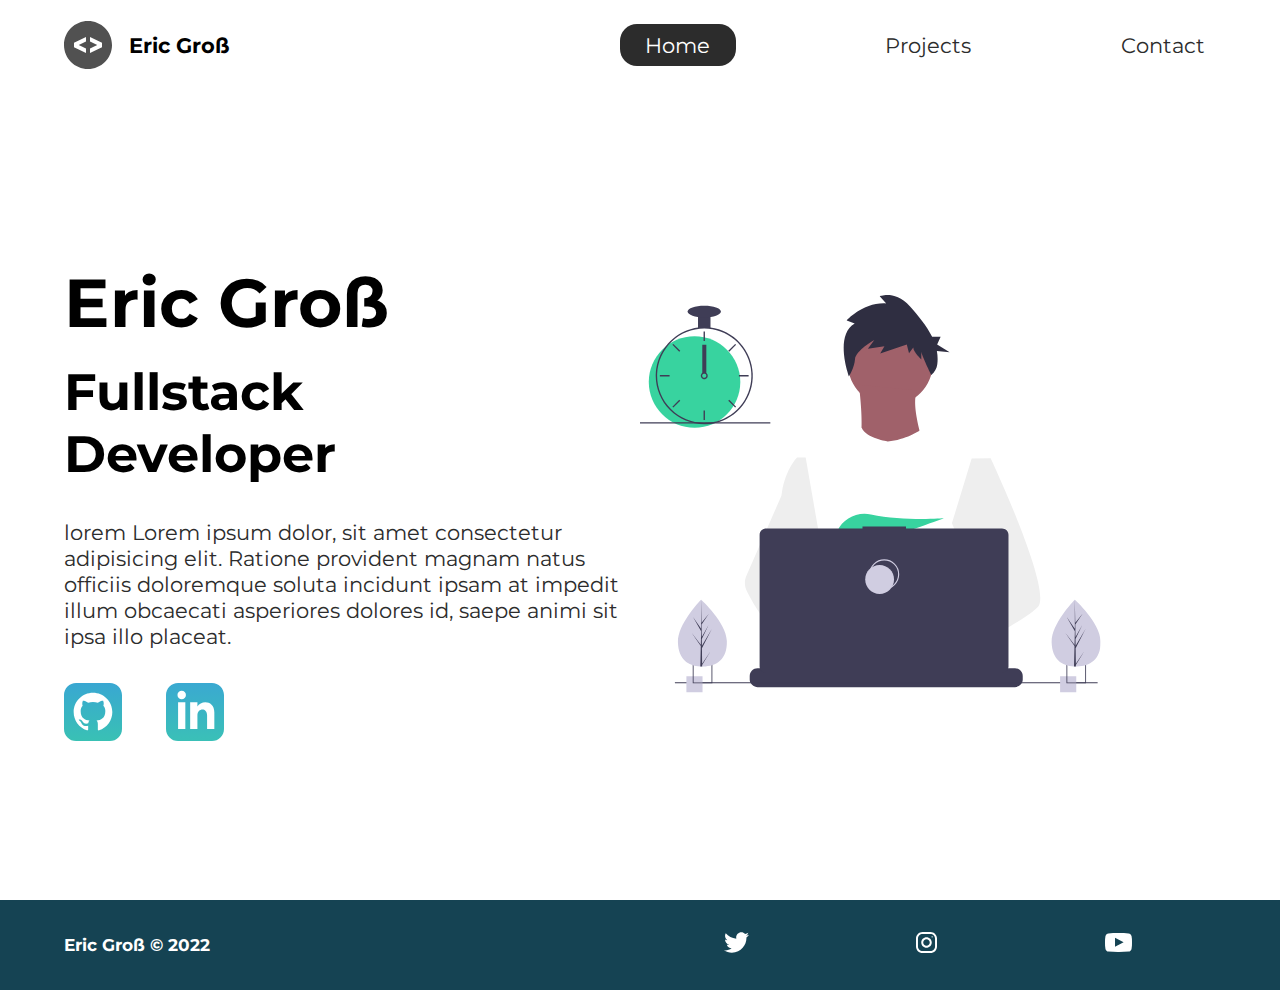
<file: index.html>
<!DOCTYPE html>
<html lang="en">
  <head>
    <meta charset="UTF-8" />
    <meta name="viewport" content="width=device-width, initial-scale=1.0" />
    <meta http-equiv="X-UA-Compatible" content="IE=edge" />
    <meta name="description" content="Eric is a Fullstack developer" />
    <meta name="robots" content="index,follow" />
    <link rel="preconnect" href="https://fonts.googleapis.com" />
    <link rel="preconnect" href="https://fonts.gstatic.com" crossorigin />
    <link
      href="https://fonts.googleapis.com/css2?family=Montserrat:wght@400;500&family=Pattaya&display=swap"
      rel="stylesheet"
    />
    <link rel="stylesheet" href="./styles/style.css" />
    <title>Eric Groß | Fullstack Developer</title>
  </head>
  <body>
    <header class="main-head">
      <nav>
        <div class="logo">
          <img src="./assets/icons/code.svg" alt="Logo" />
          <h1>Eric Groß</h1>
        </div>
        <ul>
          <li><a href="/" class="active">Home</a></li>
          <li><a href="./projects/">Projects</a></li>
          <li><a href="./contact/">Contact</a></li>
        </ul>
      </nav>
    </header>
    <section class="intro">
      <div class="intro-text">
        <h2>Eric Groß</h2>
        <h3>
          Fullstack <br />
          Developer
        </h3>
        <p>
          lorem Lorem ipsum dolor, sit amet consectetur adipisicing elit.
          Ratione provident magnam natus officiis doloremque soluta incidunt
          ipsam at impedit illum obcaecati asperiores dolores id, saepe animi
          sit ipsa illo placeat.
        </p>
        <div class="intro-social">
          <a href="#"
            ><img src="./assets/icons/github.svg" alt="github-social-link"
          /></a>
          <a href="#"
            ><img src="./assets/icons/linked-in.svg" alt="linkedin-social-link"
          /></a>
        </div>
      </div>
      <div class="intro-images">
        <svg
          width="799"
          height="690"
          viewBox="0 0 799 690"
          fill="none"
          xmlns="http://www.w3.org/2000/svg"
        >
          <g id="undraw_dev_productivity_umsq (1) 1" clip-path="url(#clip0)">
            <path
              id="Vector"
              d="M516.92 624.636C516.92 624.636 512.16 626.266 504.42 628.576C487.31 633.706 455.65 642.216 428.82 643.916C405.72 645.396 386.2 641.836 382.63 626.766C381.1 620.286 383.27 614.956 388 610.576C402.12 597.486 439 592.796 468.25 591.186C476.51 590.736 484.15 590.526 490.51 590.446C501.31 590.306 508.39 590.526 508.39 590.526L508.56 591.186L516.92 624.636Z"
              fill="#A0616A"
            />
            <path
              id="Vector_2"
              d="M436.99 672.586C418.61 695.346 342.73 647.666 316.19 629.886C310.41 626.016 306.97 623.566 306.97 623.566L331.25 591.186L338.94 580.936C338.94 580.936 345.82 584.586 355.99 590.526C356.36 590.746 356.73 590.966 357.11 591.186C365.88 596.336 376.89 603.066 388 610.576C403.33 620.946 418.83 632.776 428.82 643.916C438.59 654.806 443.08 665.036 436.99 672.586Z"
              fill="#A0616A"
            />
            <g id="me">
              <path
                id="Vector_3"
                d="M434.672 191.952C475.283 191.607 507.926 158.406 507.582 117.795C507.237 77.1832 474.036 44.5403 433.425 44.8847C392.813 45.2291 360.17 78.4303 360.515 119.042C360.859 159.653 394.06 192.296 434.672 191.952Z"
                fill="#A0616A"
              />
              <path
                id="Vector_4"
                d="M379.477 155.65C379.477 155.65 394.216 259.972 373.002 271.875C351.787 283.779 499.929 283.588 499.929 283.588C499.929 283.588 466.124 193.284 480.809 165.449L379.477 155.65Z"
                fill="#A0616A"
              />
              <path
                id="Vector_5"
                d="M608.101 283.199L596.257 339.402L571.214 458.308L570.49 464.815L562.138 540.138L556.582 590.177L552.857 623.79C528.584 636.526 510.988 645.326 510.988 645.326C510.988 645.326 509.404 637.719 506.871 627.99C489.805 633.265 458.218 642.043 431.404 643.97C441.266 654.777 445.842 664.969 439.817 672.57C421.63 695.485 345.349 648.45 318.659 630.896C318.077 635.158 317.879 639.464 318.068 643.762L297.626 628.314L299.331 592.359L302.206 531.522L305.819 455.229C304.448 451.975 303.294 448.634 302.364 445.228C295.956 423.161 288.032 379.057 281.928 342.067C277.016 312.298 273.302 287.138 272.517 281.785C272.411 281.086 272.358 280.726 272.358 280.726L384.363 230.094C392.509 248.556 429.865 253.809 429.865 253.809C460.756 251.417 484.847 234.913 484.847 234.913L608.101 283.199Z"
                fill="white"
              />
              <path
                id="Vector_6"
                d="M372.285 49.3811L358.49 43.9934C358.49 43.9934 386.969 12.1 426.99 14.513L415.635 2.22366C415.635 2.22366 443.04 -9.01799 468.283 19.6674C481.553 34.7467 496.908 52.4737 506.557 72.5077L521.281 72.3829L515.251 85.9663L536.874 99.3152L514.777 97.0719C516.155 104.471 516.421 112.034 515.566 119.511C514.683 126.991 510.928 133.835 505.094 138.598V138.598C505.094 138.598 487.743 103.449 487.696 97.9443L487.813 111.705C487.813 111.705 473.959 99.4371 473.889 91.1807L466.471 100.877L462.593 85.7717L416.475 101.301L423.87 88.8526L395.157 93.2246L406.278 77.9923C406.278 77.9923 373.932 96.1568 372.811 111.304C371.689 126.452 362.299 140.875 362.299 140.875C362.299 140.875 336.213 70.3294 372.285 49.3811Z"
                fill="#2F2E41"
              />
              <path
                id="Vector_7"
                d="M690.215 540.422C682.794 548.605 664.338 560.992 641.951 574.422C633.623 579.413 624.757 584.559 615.71 589.676C594.122 601.889 571.514 614.001 552.857 623.79C528.584 636.526 510.988 645.326 510.988 645.326C510.988 645.326 509.403 637.719 506.871 627.99C503.48 614.968 498.397 598.141 493.184 590.715C493.002 590.456 492.82 590.218 492.638 589.979C491.121 588.022 489.601 586.885 488.112 586.897L562.138 540.138L594.127 519.926L570.489 464.814L540.842 395.683L557.908 339.727L575.062 283.479L608.101 283.199C608.101 283.199 619.243 306.985 633.514 340.166C635.647 345.128 637.851 350.299 640.096 355.64C669.469 425.394 706.176 522.836 690.215 540.422Z"
                fill="#EEEEEE"
              />
              <path
                id="Vector_8"
                d="M358.123 591.2C355.41 591.212 352.702 591.456 350.029 591.928C327.074 596.073 320.47 616.94 318.659 630.896C318.077 635.158 317.879 639.464 318.068 643.761L297.626 628.314L290.178 622.687C272.316 616.628 256.353 605.733 242.483 592.84C230.449 581.456 219.634 568.849 210.213 555.223C200.831 541.793 192.448 527.692 185.134 513.034C183.094 508.943 181.977 504.454 181.864 499.884C181.751 495.314 182.644 490.775 184.48 486.588L209.154 430.327L245.218 348.098C245.471 346.146 245.752 344.237 246.059 342.371C252.995 300.511 272.367 281.786 272.367 281.786L287.286 281.659L297.778 341.932L310.813 416.815L302.364 445.227L282.839 510.845L302.205 531.522L358.123 591.2Z"
                fill="#EEEEEE"
              />
            </g>
            <path
              id="Vector_9"
              d="M372.877 415.806L385.631 430.686C390.37 429.783 395.319 428.721 400.416 427.529L396.752 415.806L405.71 426.256C459.707 412.975 526.637 387.155 526.637 387.155C526.637 387.155 454.379 392.453 400.428 380.666C376.558 375.451 351.998 387.284 342.202 409.668C336.508 422.679 337.403 433.951 357.596 433.951C364.419 433.835 371.223 433.195 377.949 432.037L372.877 415.806Z"
              fill="#38D39F"
            />
            <path
              id="Vector_10"
              d="M663.65 660.386V666.456C663.654 668.122 663.345 669.774 662.74 671.326C662.472 672.018 662.147 672.687 661.77 673.326C660.578 675.326 658.887 676.983 656.862 678.133C654.838 679.283 652.549 679.887 650.22 679.886H203.67C201.342 679.887 199.053 679.283 197.028 678.133C195.003 676.983 193.312 675.326 192.12 673.326C191.743 672.687 191.419 672.018 191.15 671.326C190.546 669.774 190.237 668.122 190.24 666.456V660.386C190.24 658.622 190.587 656.876 191.262 655.246C191.936 653.616 192.926 652.136 194.173 650.888C195.42 649.641 196.901 648.652 198.53 647.977C200.16 647.302 201.906 646.955 203.67 646.956H229.41V644.126C229.41 644.052 229.425 643.979 229.453 643.911C229.481 643.843 229.522 643.782 229.574 643.73C229.626 643.678 229.688 643.636 229.756 643.608C229.824 643.58 229.897 643.566 229.97 643.566H243.4C243.474 643.566 243.547 643.58 243.615 643.608C243.683 643.636 243.745 643.678 243.797 643.73C243.849 643.782 243.89 643.843 243.918 643.911C243.946 643.979 243.96 644.052 243.96 644.126V646.956H252.35V644.126C252.35 644.052 252.365 643.979 252.393 643.911C252.421 643.843 252.462 643.782 252.514 643.73C252.566 643.678 252.628 643.636 252.696 643.608C252.764 643.58 252.837 643.566 252.91 643.566H266.34C266.414 643.566 266.487 643.58 266.555 643.608C266.623 643.636 266.684 643.678 266.736 643.73C266.789 643.782 266.83 643.843 266.858 643.911C266.886 643.979 266.9 644.052 266.9 644.126V646.956H275.3V644.126C275.3 644.052 275.315 643.979 275.343 643.911C275.371 643.843 275.412 643.782 275.464 643.73C275.516 643.678 275.578 643.636 275.646 643.608C275.714 643.58 275.787 643.566 275.86 643.566H289.29C289.364 643.566 289.437 643.58 289.505 643.608C289.573 643.636 289.634 643.678 289.686 643.73C289.739 643.782 289.78 643.843 289.808 643.911C289.836 643.979 289.85 644.052 289.85 644.126V646.956H298.24V644.126C298.24 644.052 298.255 643.979 298.283 643.911C298.311 643.843 298.352 643.782 298.404 643.73C298.456 643.678 298.518 643.636 298.586 643.608C298.654 643.58 298.727 643.566 298.8 643.566H312.23C312.304 643.566 312.377 643.58 312.445 643.608C312.513 643.636 312.574 643.678 312.626 643.73C312.678 643.782 312.72 643.843 312.748 643.911C312.776 643.979 312.79 644.052 312.79 644.126V646.956H321.18V644.126C321.18 644.052 321.194 643.979 321.223 643.911C321.251 643.843 321.292 643.782 321.344 643.73C321.396 643.678 321.458 643.636 321.526 643.608C321.594 643.58 321.667 643.566 321.74 643.566H335.17C335.244 643.566 335.317 643.58 335.385 643.608C335.453 643.636 335.514 643.678 335.566 643.73C335.618 643.782 335.66 643.843 335.688 643.911C335.716 643.979 335.73 644.052 335.73 644.126V646.956H344.13V644.126C344.13 644.052 344.145 643.979 344.173 643.911C344.201 643.843 344.242 643.782 344.294 643.73C344.346 643.678 344.408 643.636 344.476 643.608C344.544 643.58 344.617 643.566 344.69 643.566H358.12C358.194 643.566 358.267 643.58 358.335 643.608C358.403 643.636 358.464 643.678 358.516 643.73C358.569 643.782 358.61 643.843 358.638 643.911C358.666 643.979 358.68 644.052 358.68 644.126V646.956H367.07V644.126C367.07 644.052 367.085 643.979 367.113 643.911C367.141 643.843 367.182 643.782 367.234 643.73C367.286 643.678 367.348 643.636 367.416 643.608C367.484 643.58 367.557 643.566 367.63 643.566H472.83C472.904 643.566 472.977 643.58 473.045 643.608C473.113 643.636 473.174 643.678 473.227 643.73C473.279 643.782 473.32 643.843 473.348 643.911C473.376 643.979 473.39 644.052 473.39 644.126V646.956H481.79V644.126C481.79 644.052 481.804 643.979 481.833 643.911C481.861 643.843 481.902 643.782 481.954 643.73C482.006 643.678 482.068 643.636 482.136 643.608C482.204 643.58 482.277 643.566 482.35 643.566H495.78C495.928 643.567 496.07 643.627 496.175 643.732C496.279 643.836 496.339 643.978 496.34 644.126V646.956H504.73V644.126C504.73 644.052 504.745 643.979 504.773 643.911C504.801 643.843 504.842 643.782 504.894 643.73C504.946 643.678 505.008 643.636 505.076 643.608C505.144 643.58 505.217 643.566 505.29 643.566H518.72C518.794 643.566 518.867 643.58 518.935 643.608C519.003 643.636 519.065 643.678 519.117 643.73C519.169 643.782 519.21 643.843 519.238 643.911C519.266 643.979 519.28 644.052 519.28 644.126V646.956H527.67V644.126C527.67 644.052 527.685 643.979 527.713 643.911C527.741 643.843 527.782 643.782 527.834 643.73C527.886 643.678 527.948 643.636 528.016 643.608C528.084 643.58 528.157 643.566 528.23 643.566H541.66C541.734 643.566 541.807 643.58 541.875 643.608C541.943 643.636 542.005 643.678 542.057 643.73C542.109 643.782 542.15 643.843 542.178 643.911C542.206 643.979 542.22 644.052 542.22 644.126V646.956H550.62V644.126C550.62 644.052 550.635 643.979 550.663 643.911C550.691 643.843 550.732 643.782 550.784 643.73C550.836 643.678 550.898 643.636 550.966 643.608C551.034 643.58 551.107 643.566 551.18 643.566H564.61C564.757 643.568 564.898 643.628 565.001 643.733C565.104 643.837 565.161 643.979 565.16 644.126V646.956H573.56V644.126C573.56 644.052 573.575 643.979 573.603 643.911C573.631 643.843 573.672 643.782 573.724 643.73C573.776 643.678 573.838 643.636 573.906 643.608C573.974 643.58 574.047 643.566 574.12 643.566H587.55C587.624 643.566 587.697 643.58 587.765 643.608C587.833 643.636 587.895 643.678 587.947 643.73C587.999 643.782 588.04 643.843 588.068 643.911C588.096 643.979 588.11 644.052 588.11 644.126V646.956H596.5V644.126C596.5 644.052 596.515 643.979 596.543 643.911C596.571 643.843 596.612 643.782 596.664 643.73C596.716 643.678 596.778 643.636 596.846 643.608C596.914 643.58 596.987 643.566 597.06 643.566H610.49C610.564 643.566 610.637 643.58 610.705 643.608C610.773 643.636 610.835 643.678 610.887 643.73C610.939 643.782 610.98 643.843 611.008 643.911C611.036 643.979 611.05 644.052 611.05 644.126V646.956H650.22C651.984 646.955 653.731 647.302 655.36 647.977C656.99 648.652 658.471 649.641 659.718 650.888C660.965 652.136 661.954 653.616 662.629 655.246C663.304 656.876 663.651 658.622 663.65 660.386Z"
              fill="#3F3D56"
            />
            <path
              id="Vector_11"
              d="M793.5 671.326H60.5V673.326H793.5V671.326Z"
              fill="#3F3D56"
            />
            <path
              id="Vector_12"
              d="M627.694 404.757H461.251V401.326H385.78V404.757H218.651C215.665 404.757 212.801 405.943 210.69 408.054C208.578 410.166 207.392 413.029 207.392 416.015V643.927C207.392 646.913 208.578 649.776 210.69 651.888C212.801 653.999 215.665 655.185 218.651 655.185H627.694C630.68 655.185 633.544 653.999 635.655 651.888C637.767 649.776 638.953 646.913 638.953 643.927V416.015C638.953 414.537 638.662 413.073 638.096 411.707C637.53 410.341 636.701 409.1 635.655 408.054C634.61 407.009 633.369 406.18 632.003 405.614C630.637 405.048 629.173 404.757 627.694 404.757Z"
              fill="#3F3D56"
            />
            <path
              id="Vector_13"
              d="M423.5 509.326C437.307 509.326 448.5 498.133 448.5 484.326C448.5 470.519 437.307 459.326 423.5 459.326C409.693 459.326 398.5 470.519 398.5 484.326C398.5 498.133 409.693 509.326 423.5 509.326Z"
              stroke="#D0CDE1"
              stroke-width="2"
              stroke-miterlimit="10"
            />
            <path
              id="Vector_14"
              d="M415.5 518.326C429.307 518.326 440.5 507.133 440.5 493.326C440.5 479.519 429.307 468.326 415.5 468.326C401.693 468.326 390.5 479.519 390.5 493.326C390.5 507.133 401.693 518.326 415.5 518.326Z"
              fill="#D0CDE1"
            />
            <path
              id="Vector_15"
              d="M108.446 661.223H80.4463V689.223H108.446V661.223Z"
              fill="#D0CDE1"
            />
            <path
              id="Vector_16"
              d="M91.4502 639.223V673.223H125.45V639.223H91.4502ZM123.97 671.743H92.9202V640.703H123.97V671.743Z"
              fill="#3F3D56"
            />
            <path
              id="Vector_17"
              d="M756.446 661.223H728.446V689.223H756.446V661.223Z"
              fill="#D0CDE1"
            />
            <path
              id="Vector_18"
              d="M739.45 639.223V673.223H773.45V639.223H739.45ZM771.97 671.743H740.92V640.703H771.97V671.743Z"
              fill="#3F3D56"
            />
            <path
              id="Vector_19"
              d="M94.5802 230.113C138.399 230.113 173.921 194.592 173.921 150.773C173.921 106.955 138.399 71.4326 94.5802 71.4326C50.7617 71.4326 15.2397 106.955 15.2397 150.773C15.2397 194.592 50.7617 230.113 94.5802 230.113Z"
              fill="#38D39F"
            />
            <path
              id="Vector_20"
              d="M122.229 56.4899C115.045 55.5763 107.774 55.5763 100.59 56.4899C84.586 58.5913 69.5203 65.2398 57.181 75.6465C44.8417 86.0532 35.7467 99.7813 30.9754 115.202C28.8053 122.229 27.5764 129.514 27.3208 136.864C27.2848 137.886 27.2607 138.92 27.2607 139.954C27.283 162.264 36.1559 183.655 51.932 199.431C67.7082 215.207 89.0989 224.08 111.41 224.103C113.201 224.103 114.992 224.042 116.759 223.934C120.907 223.674 125.03 223.103 129.093 222.227C148.495 218.055 165.798 207.161 177.947 191.468C190.095 175.776 196.308 156.295 195.487 136.467C194.665 116.638 186.863 97.738 173.459 83.1039C160.054 68.4698 141.909 59.0435 122.229 56.4899H122.229ZM137.748 217.347H137.736C130.959 219.659 123.905 221.062 116.759 221.518C114.992 221.638 113.201 221.698 111.41 221.698C89.7377 221.672 68.961 213.051 53.6367 197.727C38.3123 182.402 29.6914 161.626 29.6649 139.954C29.6649 138.92 29.689 137.886 29.725 136.864C30.5514 115.744 39.5156 95.7617 54.7411 81.1008C69.9666 66.44 90.273 58.237 111.41 58.2089C130.776 58.21 149.513 65.0865 164.283 77.6131C179.052 90.1398 188.895 107.503 192.057 126.61C195.219 145.716 191.496 165.325 181.55 181.942C171.604 198.559 156.081 211.106 137.748 217.347H137.748Z"
              fill="#3F3D56"
            />
            <path
              id="Vector_21"
              d="M112.612 63.0176H110.208V79.8474H112.612V63.0176Z"
              fill="#3F3D56"
            />
            <path
              id="Vector_22"
              d="M57.8578 84.7018L56.1577 86.4019L68.0582 98.3023L69.7582 96.6022L57.8578 84.7018Z"
              fill="#3F3D56"
            />
            <path
              id="Vector_23"
              d="M34.4736 138.751V141.156H51.3034V138.751H34.4736Z"
              fill="#3F3D56"
            />
            <path
              id="Vector_24"
              d="M56.1578 193.506L57.8579 195.206L69.7584 183.306L68.0583 181.606L56.1578 193.506Z"
              fill="#3F3D56"
            />
            <path
              id="Vector_25"
              d="M153.062 96.6022L154.762 98.3022L166.662 86.4018L164.962 84.7017L153.062 96.6022Z"
              fill="#3F3D56"
            />
            <path
              id="Vector_26"
              d="M171.516 138.751V141.156H188.346V138.751H171.516Z"
              fill="#3F3D56"
            />
            <path
              id="Vector_27"
              d="M154.762 181.605L153.062 183.305L164.962 195.206L166.662 193.506L154.762 181.605Z"
              fill="#3F3D56"
            />
            <path
              id="Vector_28"
              d="M112.612 200.06H110.208V216.89H112.612V200.06Z"
              fill="#3F3D56"
            />
            <path
              id="Vector_29"
              d="M115.016 135.145C113.976 134.365 112.711 133.943 111.41 133.943C110.11 133.943 108.844 134.365 107.804 135.145C107.091 135.686 106.505 136.375 106.085 137.165C105.552 138.181 105.322 139.329 105.421 140.473C105.52 141.616 105.944 142.707 106.644 143.617C107.343 144.527 108.288 145.218 109.368 145.608C110.447 145.997 111.616 146.07 112.735 145.817C113.855 145.564 114.878 144.996 115.685 144.179C116.492 143.363 117.048 142.333 117.288 141.21C117.528 140.088 117.441 138.92 117.039 137.846C116.636 136.771 115.935 135.834 115.017 135.145H115.016ZM111.41 143.56C110.454 143.557 109.539 143.176 108.863 142.501C108.187 141.825 107.807 140.909 107.804 139.954C107.808 139.224 108.03 138.513 108.441 137.91C108.793 137.4 109.271 136.989 109.828 136.718C110.386 136.446 111.004 136.323 111.623 136.361C112.241 136.398 112.84 136.594 113.361 136.931C113.881 137.267 114.307 137.732 114.595 138.281C114.883 138.83 115.025 139.444 115.007 140.063C114.989 140.683 114.811 141.287 114.491 141.818C114.17 142.349 113.719 142.788 113.179 143.093C112.639 143.398 112.03 143.559 111.41 143.56V143.56Z"
              fill="#3F3D56"
            />
            <path
              id="Vector_30"
              d="M122.229 35.3687H100.591V57.007H122.229V35.3687Z"
              fill="#3F3D56"
            />
            <path
              id="Vector_31"
              d="M111.41 38.9748C127.344 38.9748 140.261 34.4 140.261 28.7567C140.261 23.1134 127.344 18.5386 111.41 18.5386C95.4757 18.5386 82.5586 23.1134 82.5586 28.7567C82.5586 34.4 95.4757 38.9748 111.41 38.9748Z"
              fill="#3F3D56"
            />
            <path id="clock-arrow" d="M115 86H108V135H115V86Z" fill="#3F3D56" />
            <path
              id="Vector_32"
              d="M226 220.44H0V222.844H226V220.44Z"
              fill="#3F3D56"
            />
            <g id="plant-left">
              <path
                id="Vector_33"
                d="M150.594 599.754C151.527 631.704 132.858 643.413 109.43 644.097C108.886 644.113 108.344 644.123 107.805 644.126C106.719 644.135 105.643 644.117 104.577 644.072C83.3891 643.193 66.6172 631.945 65.7495 602.232C64.8515 571.482 103.018 531.529 105.882 528.574L105.887 528.571C105.996 528.458 106.052 528.402 106.052 528.402C106.052 528.402 149.661 567.807 150.594 599.754Z"
                fill="#D0CDE1"
              />
              <path
                id="Vector_34"
                d="M107.744 639.255L122.626 617.124L107.774 641.636L107.805 644.126C106.719 644.135 105.643 644.117 104.577 644.072L105.315 612.06L105.295 611.813L105.322 611.766L105.393 608.741L89.0952 585.078L105.374 606.477L105.432 607.116L105.989 582.93L91.9122 558.397L106.029 578.681L105.882 528.574L105.882 528.407L105.887 528.571L106.821 568.062L119.651 552.021L106.863 571.464L107.143 593.098L118.949 571.984L107.187 596.279L107.343 608.308L124.512 578.897L107.395 612.505L107.744 639.255Z"
                fill="#3F3D56"
              />
            </g>
            <g id="plant-right">
              <path
                id="Vector_35"
                d="M798.594 599.754C799.527 631.704 780.858 643.413 757.43 644.097C756.886 644.113 756.344 644.123 755.805 644.126C754.719 644.135 753.643 644.117 752.577 644.072C731.389 643.193 714.617 631.945 713.749 602.232C712.851 571.482 751.018 531.529 753.882 528.574L753.887 528.571C753.996 528.458 754.052 528.402 754.052 528.402C754.052 528.402 797.661 567.807 798.594 599.754Z"
                fill="#D0CDE1"
              />
              <path
                id="Vector_36"
                d="M755.744 639.255L770.626 617.124L755.774 641.636L755.805 644.126C754.719 644.135 753.643 644.117 752.577 644.072L753.315 612.06L753.295 611.813L753.323 611.766L753.393 608.741L737.095 585.078L753.374 606.477L753.432 607.116L753.989 582.93L739.912 558.397L754.029 578.681L753.882 528.574L753.882 528.407L753.887 528.571L754.821 568.062L767.651 552.021L754.864 571.464L755.143 593.098L766.949 571.984L755.187 596.279L755.343 608.308L772.512 578.897L755.395 612.505L755.744 639.255Z"
                fill="#3F3D56"
              />
            </g>
          </g>
          <defs>
            <clipPath id="clip0">
              <rect width="798.627" height="689.223" fill="white" />
            </clipPath>
          </defs>
        </svg>
        <img src="./assets/img/splash.svg" alt="" class="splash" />
      </div>
    </section>
    <footer>
      <h4>Eric Groß &copy; 2022</h4>
      <ul>
        <li>
          <a href="#"
            ><img src="./assets/icons/twitter 1.svg" alt="twitter-social"
          /></a>
        </li>
        <li>
          <a href="#"
            ><img src="./assets/icons/instagram 1.svg" alt="instagram-social"
          /></a>
        </li>
        <li>
          <a href="#"
            ><img src="./assets/icons/youtube-symbol 1.svg" alt="youtube-social"
          /></a>
        </li>
      </ul>
    </footer>
  </body>
</html>
</file>
<file: styles/style.css>
/* Global Styles */
* {
  margin: 0;
  padding: 0;
  -webkit-box-sizing: border-box;
          box-sizing: border-box;
}

html {
  font-size: 62.5%;
}

body {
  font-family: "Montserrat", sans-serif;
}

h1 {
  font-size: 2.5rem;
}

li,
button,
label,
a,
p {
  font-size: 2.5rem;
}

h2 {
  font-size: 4rem;
}

h3 {
  font-size: 2.5rem;
}

h4,
h5 {
  font-size: 2rem;
}

ul {
  list-style: none;
}

a {
  text-decoration: none;
  color: #2c2c2c;
}

.main-head {
  width: 95%;
  margin: 0 0 0 auto;
}

nav {
  display: -webkit-box;
  display: -ms-flexbox;
  display: flex;
  -webkit-box-pack: justify;
      -ms-flex-pack: justify;
          justify-content: space-between;
  -webkit-box-align: center;
      -ms-flex-align: center;
          align-items: center;
  -webkit-box-orient: horizontal;
  -webkit-box-direction: normal;
      -ms-flex-direction: row;
          flex-direction: row;
  min-height: 10vh;
  width: 60%;
  -ms-flex-wrap: wrap;
      flex-wrap: wrap;
}

nav .logo {
  display: -webkit-box;
  display: -ms-flexbox;
  display: flex;
  -webkit-box-pack: start;
      -ms-flex-pack: start;
          justify-content: flex-start;
  -webkit-box-align: center;
      -ms-flex-align: center;
          align-items: center;
  -webkit-box-orient: horizontal;
  -webkit-box-direction: normal;
      -ms-flex-direction: row;
          flex-direction: row;
  -webkit-box-flex: 1;
      -ms-flex: 1 1 10rem;
          flex: 1 1 10rem;
}

nav .logo h1 {
  margin: 2rem;
}

nav ul {
  display: -webkit-box;
  display: -ms-flexbox;
  display: flex;
  -ms-flex-pack: distribute;
      justify-content: space-around;
  -webkit-box-align: center;
      -ms-flex-align: center;
          align-items: center;
  -webkit-box-orient: horizontal;
  -webkit-box-direction: normal;
      -ms-flex-direction: row;
          flex-direction: row;
  -webkit-box-flex: 1;
      -ms-flex: 1 1 40rem;
          flex: 1 1 40rem;
}

.intro {
  min-height: 90vh;
  width: 90%;
  margin: auto;
  -ms-flex-wrap: wrap;
      flex-wrap: wrap;
  display: -webkit-box;
  display: -ms-flexbox;
  display: flex;
  -webkit-box-pack: justify;
      -ms-flex-pack: justify;
          justify-content: space-between;
  -webkit-box-align: center;
      -ms-flex-align: center;
          align-items: center;
  -webkit-box-orient: horizontal;
  -webkit-box-direction: normal;
      -ms-flex-direction: row;
          flex-direction: row;
}

.intro h2 {
  font-size: 8rem;
  padding-top: 2rem;
  display: inline-block;
}

.intro h3 {
  font-size: 6rem;
  padding: 2rem 0rem;
}

.intro p {
  padding-top: 2rem;
  color: #2c2c2c;
}

.splash {
  position: absolute;
  top: 0%;
  right: 0%;
  height: 100%;
  z-index: -1;
}

.intro-social {
  margin-top: 4rem;
}

.intro-social a {
  margin-right: 5rem;
}

.active {
  background: #2c2c2c;
  color: white;
  padding: 1rem 3rem;
  border-radius: 2rem;
}

.intro-text,
.intro-images {
  -webkit-box-flex: 1;
      -ms-flex: 1 1 40rem;
          flex: 1 1 40rem;
}

#plant-left {
  -webkit-animation: plant 1.5s ease infinite alternate;
          animation: plant 1.5s ease infinite alternate;
}

#plant-right {
  -webkit-animation: plant 1.5s ease infinite alternate 0.5s;
          animation: plant 1.5s ease infinite alternate 0.5s;
}

#me {
  -webkit-animation: me 1s ease infinite alternate;
          animation: me 1s ease infinite alternate;
  -webkit-transform-origin: bottom;
          transform-origin: bottom;
}

#clock-arrow {
  -webkit-animation: clock 1.5s linear infinite;
          animation: clock 1.5s linear infinite;
  -webkit-transform-origin: bottom;
          transform-origin: bottom;
  transform-box: fill-box;
}

@-webkit-keyframes clock {
  from {
    -webkit-transform: rotateZ(0deg);
            transform: rotateZ(0deg);
  }
  to {
    -webkit-transform: rotateZ(360deg);
            transform: rotateZ(360deg);
  }
}

@keyframes clock {
  from {
    -webkit-transform: rotateZ(0deg);
            transform: rotateZ(0deg);
  }
  to {
    -webkit-transform: rotateZ(360deg);
            transform: rotateZ(360deg);
  }
}

@-webkit-keyframes me {
  from {
    -webkit-transform: rotateZ(-3deg);
            transform: rotateZ(-3deg);
  }
  to {
    -webkit-transform: rotateZ(3deg);
            transform: rotateZ(3deg);
  }
}

@keyframes me {
  from {
    -webkit-transform: rotateZ(-3deg);
            transform: rotateZ(-3deg);
  }
  to {
    -webkit-transform: rotateZ(3deg);
            transform: rotateZ(3deg);
  }
}

@-webkit-keyframes plant {
  from {
    -webkit-transform: translateY(0%);
            transform: translateY(0%);
  }
  to {
    -webkit-transform: translateY(-30%);
            transform: translateY(-30%);
  }
}

@keyframes plant {
  from {
    -webkit-transform: translateY(0%);
            transform: translateY(0%);
  }
  to {
    -webkit-transform: translateY(-30%);
            transform: translateY(-30%);
  }
}

.projects {
  width: 90%;
  margin: auto;
  min-height: 90vh;
  display: -webkit-box;
  display: -ms-flexbox;
  display: flex;
  -webkit-box-pack: center;
      -ms-flex-pack: center;
          justify-content: center;
  -webkit-box-align: center;
      -ms-flex-align: center;
          align-items: center;
  -webkit-box-orient: horizontal;
  -webkit-box-direction: normal;
      -ms-flex-direction: row;
          flex-direction: row;
  display: flex;
  -ms-flex-wrap: wrap;
      flex-wrap: wrap;
  text-align: center;
}

.projects h2 {
  margin: 5rem;
}

.travelly,
.elena {
  -webkit-box-flex: 1;
      -ms-flex: 1 1 40rem;
          flex: 1 1 40rem;
  margin: 1rem;
}

.form-section {
  min-height: 80vh;
  display: -webkit-box;
  display: -ms-flexbox;
  display: flex;
  -webkit-box-pack: center;
      -ms-flex-pack: center;
          justify-content: center;
  -webkit-box-align: center;
      -ms-flex-align: center;
          align-items: center;
  -webkit-box-orient: horizontal;
  -webkit-box-direction: normal;
      -ms-flex-direction: row;
          flex-direction: row;
  margin-top: 3rem;
}

.form-section form {
  padding: 3rem 10rem;
  -webkit-box-shadow: 0px 10px 10px rgba(0, 0, 0, 0.2), 0px 20px 40px rgba(0, 0, 0, 0.2);
          box-shadow: 0px 10px 10px rgba(0, 0, 0, 0.2), 0px 20px 40px rgba(0, 0, 0, 0.2);
  display: -webkit-box;
  display: -ms-flexbox;
  display: flex;
  -webkit-box-pack: center;
      -ms-flex-pack: center;
          justify-content: center;
  -webkit-box-align: center;
      -ms-flex-align: center;
          align-items: center;
  -webkit-box-orient: vertical;
  -webkit-box-direction: normal;
      -ms-flex-direction: column;
          flex-direction: column;
  border-radius: 2rem;
}

.form-section form input, .form-section form textarea {
  margin: 2rem;
  font-family: 'Montserrat', sans-serif;
  font-size: 2rem;
}

.form-section form input:focus, .form-section form textarea:focus {
  outline: 2px solid black;
}

.form-section form button {
  width: 100%;
  padding: 2rem;
  background-color: #154353;
  color: white;
}

.form-section form button:focus {
  background: #33696b;
}

footer {
  background: #154353;
  color: white;
  min-height: 10vh;
  padding: 0 5%;
  display: -webkit-box;
  display: -ms-flexbox;
  display: flex;
  -webkit-box-pack: start;
      -ms-flex-pack: start;
          justify-content: flex-start;
  -webkit-box-align: center;
      -ms-flex-align: center;
          align-items: center;
  -webkit-box-orient: horizontal;
  -webkit-box-direction: normal;
      -ms-flex-direction: row;
          flex-direction: row;
}

footer ul {
  -webkit-box-flex: 1;
      -ms-flex: 1 1 40rem;
          flex: 1 1 40rem;
  display: -webkit-box;
  display: -ms-flexbox;
  display: flex;
  -ms-flex-pack: distribute;
      justify-content: space-around;
  -webkit-box-align: center;
      -ms-flex-align: center;
          align-items: center;
  -webkit-box-orient: horizontal;
  -webkit-box-direction: normal;
      -ms-flex-direction: row;
          flex-direction: row;
}

footer h4 {
  -webkit-box-flex: 1;
      -ms-flex: 1 1 40rem;
          flex: 1 1 40rem;
}

@media screen and (max-width: 1332px) {
  html {
    font-size: 53%;
  }
  .splash {
    display: none;
  }
  svg {
    width: 80%;
  }
  nav {
    width: 100%;
  }
}

@media screen and (max-width: 754px) {
  html {
    font-size: 45%;
  }
  svg {
    height: 60%;
  }
  .main-head {
    width: 100%;
  }
  nav .logo {
    display: -webkit-box;
    display: -ms-flexbox;
    display: flex;
    -webkit-box-pack: center;
        -ms-flex-pack: center;
            justify-content: center;
    -webkit-box-align: center;
        -ms-flex-align: center;
            align-items: center;
    -webkit-box-orient: vertical;
    -webkit-box-direction: normal;
        -ms-flex-direction: column;
            flex-direction: column;
    -webkit-box-flex: 1;
        -ms-flex: 1 1 20rem;
            flex: 1 1 20rem;
    margin-top: 2rem;
  }
  nav ul {
    -webkit-box-flex: 1;
        -ms-flex: 1 1 60rem;
            flex: 1 1 60rem;
    margin: 2rem 0rem;
  }
  .intro-text {
    margin-top: 5rem;
    text-align: center;
  }
  .intro-images {
    text-align: center;
  }
  .intro-social {
    display: -webkit-box;
    display: -ms-flexbox;
    display: flex;
    -webkit-box-pack: center;
        -ms-flex-pack: center;
            justify-content: center;
    -webkit-box-align: center;
        -ms-flex-align: center;
            align-items: center;
    -webkit-box-orient: horizontal;
    -webkit-box-direction: normal;
        -ms-flex-direction: row;
            flex-direction: row;
  }
  .intro-social a {
    margin: 2rem;
  }
  .elena,
  .travelly {
    -webkit-box-flex: 1;
        -ms-flex: 1 1 50rem;
            flex: 1 1 50rem;
  }
  .elena img,
  .travelly img {
    width: 100%;
    height: 100%;
  }
  form {
    padding: 0;
    width: 100%;
  }
}
/*# sourceMappingURL=style.css.map */
</file>
